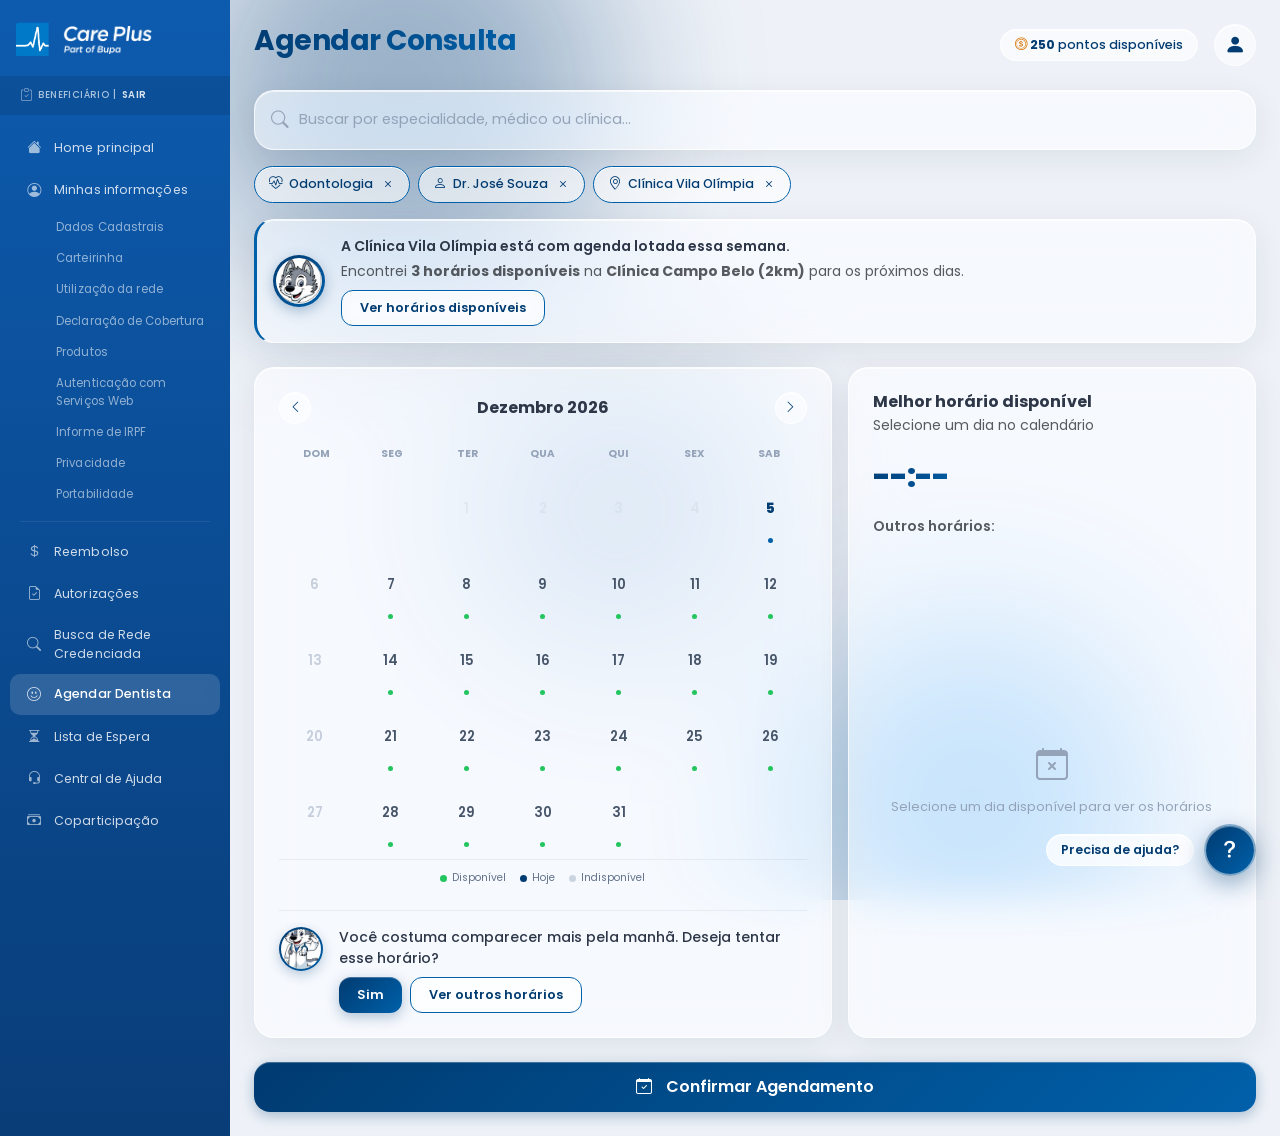
<file: pages/agendamento.html>
<!DOCTYPE html>
<html lang="pt-BR">
<head>
    <meta charset="UTF-8">
    <meta name="viewport" content="width=device-width, initial-scale=1.0">
    <title>Care Plus - Agendar Consulta</title>
    <link href="https://cdn.jsdelivr.net/npm/bootstrap@5.3.3/dist/css/bootstrap.min.css" rel="stylesheet">
    <link href="https://cdn.jsdelivr.net/npm/bootstrap-icons@1.11.3/font/bootstrap-icons.min.css" rel="stylesheet">
    <link href="https://fonts.googleapis.com/css2?family=Poppins:wght@300;400;500;600;700;800&display=swap" rel="stylesheet">
    <link rel="stylesheet" href="../css/styles.css">
    <link rel="stylesheet" href="../css/agendamento.css">
</head>
<body>

<div class="bg-orbs">
    <span class="orb orb-1"></span>
    <span class="orb orb-2"></span>
    <span class="orb orb-3"></span>
</div>

<div class="layout">
    <nav class="sidebar">
        <div class="sb-logo">
            <img src="../assets/img/logo-icone.png" alt="" class="logo-icone">
            <img src="../assets/img/logo-texto.png" alt="Care Plus" class="logo-texto">
        </div>
        <div class="sb-badge"><i class="bi bi-clipboard-check"></i> BENEFICIÁRIO | <a href="#">SAIR</a></div>
        <ul class="sb-menu">
            <li><a href="../index.html"><i class="bi bi-house-fill"></i> Home principal</a></li>
            <li><a href="perfil.html"><i class="bi bi-person-circle"></i> Minhas informações</a></li>
            <li class="sub"><a href="#">Dados Cadastrais</a></li>
            <li class="sub"><a href="#">Carteirinha</a></li>
            <li class="sub"><a href="#">Utilização da rede</a></li>
            <li class="sub"><a href="#">Declaração de Cobertura</a></li>
            <li class="sub"><a href="#">Produtos</a></li>
            <li class="sub"><a href="#">Autenticação com Serviços Web</a></li>
            <li class="sub"><a href="#">Informe de IRPF</a></li>
            <li class="sub"><a href="#">Privacidade</a></li>
            <li class="sub"><a href="#">Portabilidade</a></li>
            <li class="sep"></li>
            <li><a href="#"><i class="bi bi-currency-dollar"></i> Reembolso</a></li>
            <li><a href="#"><i class="bi bi-file-earmark-check"></i> Autorizações</a></li>
            <li><a href="clinicas.html"><i class="bi bi-search"></i> Busca de Rede Credenciada</a></li>
            <li class="active"><a href="agendamento.html"><i class="bi bi-emoji-smile"></i> Agendar Dentista</a></li>
            <li><a href="lista-espera.html"><i class="bi bi-hourglass-split"></i> Lista de Espera</a></li>
            <li><a href="#"><i class="bi bi-headset"></i> Central de Ajuda</a></li>
            <li><a href="#"><i class="bi bi-cash-stack"></i> Coparticipação</a></li>
        </ul>
    </nav>

    <main class="p-4">
        <!-- barra de cima -->
        <div class="d-flex justify-content-between align-items-center mb-4">
            <h1 class="greeting">Agendar Consulta</h1>
            <div class="d-flex align-items-center gap-3">
                <div class="ag-pontos-badge">
                    <i class="bi bi-coin"></i> <strong>250</strong> pontos disponíveis
                </div>
                <div class="avatar-wrap" id="avatarWrap">
                    <div class="avatar" id="avatarBtn"><i class="bi bi-person-fill"></i></div>
                    <div class="avatar-dropdown" id="avatarDropdown">
                        <div class="avatar-dropdown-header">
                            <strong>Usuário</strong>
                            <small>usuario@email.com</small>
                        </div>
                        <div class="avatar-dropdown-sep"></div>
                        <a href="perfil.html" class="avatar-dropdown-item"><i class="bi bi-person-circle"></i> Meu Perfil</a>
                        <a href="#" class="avatar-dropdown-item"><i class="bi bi-gear"></i> Configurações</a>
                        <a href="#" class="avatar-dropdown-item"><i class="bi bi-bell"></i> Notificações</a>
                        <div class="avatar-dropdown-sep"></div>
                        <a href="#" class="avatar-dropdown-item avatar-dropdown-logout"><i class="bi bi-box-arrow-right"></i> Sair</a>
                    </div>
                </div>
            </div>
        </div>

        <!-- caixa de busca -->
        <div class="glass-card p-3 mb-3">
            <div class="ag-search-wrap">
                <i class="bi bi-search"></i>
                <input type="text" class="ag-search-input" placeholder="Buscar por especialidade, médico ou clínica...">
            </div>
        </div>

        <!-- filtros escolhidos -->
        <div class="d-flex flex-wrap gap-2 mb-3">
            <span class="ag-chip"><i class="bi bi-heart-pulse"></i> Odontologia <button class="ag-chip-x"><i class="bi bi-x"></i></button></span>
            <span class="ag-chip"><i class="bi bi-person"></i> Dr. José Souza <button class="ag-chip-x"><i class="bi bi-x"></i></button></span>
            <span class="ag-chip"><i class="bi bi-geo-alt"></i> Clínica Vila Olímpia <button class="ag-chip-x"><i class="bi bi-x"></i></button></span>
        </div>

        <!-- dica do mascote -->
        <div class="glass-card p-3 mb-4 d-flex align-items-center gap-3 ag-sugestao">
            <div class="ag-mascote-img">
                <img src="../assets/img/cachorrao3.png" alt="Mascote">
            </div>
            <div class="flex-grow-1">
                <p class="mb-1 fw-semibold small">A Clínica Vila Olímpia está com agenda lotada essa semana.</p>
                <p class="mb-2 text-muted small">Encontrei <strong>3 horários disponíveis</strong> na <strong>Clínica Campo Belo (2km)</strong> para os próximos dias.</p>
                <button class="ag-btn ag-btn-outline">Ver horários disponíveis</button>
            </div>
        </div>

        <!-- calendario e horarios -->
        <div class="row g-3 mb-3">
            <!-- calendario do mes -->
            <div class="col-lg-7">
                <div class="glass-card p-4">
                    <div class="d-flex justify-content-between align-items-center mb-3">
                        <button class="ag-btn ag-btn-icon" id="btnMesAnt"><i class="bi bi-chevron-left"></i></button>
                        <h6 class="fw-bold mb-0" id="mesAnoLabel">Outubro 2025</h6>
                        <button class="ag-btn ag-btn-icon" id="btnMesProx"><i class="bi bi-chevron-right"></i></button>
                    </div>
                    <div class="ag-cal-header">
                        <span>DOM</span><span>SEG</span><span>TER</span><span>QUA</span><span>QUI</span><span>SEX</span><span>SAB</span>
                    </div>
                    <div class="ag-cal-grid" id="calGrid">
                        <!-- montado pelo js -->
                    </div>
                    <div class="ag-cal-legenda">
                        <span><i class="ag-legenda-dot" style="background:#22c55e;"></i> Disponível</span>
                        <span><i class="ag-legenda-dot" style="background:var(--cor);"></i> Hoje</span>
                        <span><i class="ag-legenda-dot" style="background:#cbd5e1;"></i> Indisponível</span>
                    </div>

                    <!-- pergunta do mascote -->
                    <div class="ag-pergunta mt-4">
                        <div class="d-flex align-items-start gap-3">
                            <div class="ag-mascote-mini">
                                <img src="../assets/img/mascote.gif" alt="Mascote">
                            </div>
                            <div>
                                <p class="fw-medium small mb-2">Você costuma comparecer mais pela manhã. Deseja tentar esse horário?</p>
                                <div class="d-flex gap-2">
                                    <button class="ag-btn ag-btn-primary">Sim</button>
                                    <button class="ag-btn ag-btn-outline">Ver outros horários</button>
                                </div>
                            </div>
                        </div>
                    </div>
                </div>
            </div>

            <!-- lista de horarios livres -->
            <div class="col-lg-5">
                <div class="glass-card p-4 h-100 d-flex flex-column">
                    <h6 class="fw-bold mb-1">Melhor horário disponível</h6>
                    <p class="text-muted small mb-3" id="horarioDiaTxt">Selecione um dia no calendário</p>
                    <div class="ag-horario-destaque mb-3">
                        <span class="ag-horario-hora" id="horarioHora">--:--</span>
                        <span class="text-muted small" id="horarioClinica"></span>
                    </div>
                    <p class="text-muted small mb-2 fw-semibold">Outros horários:</p>
                    <div class="ag-horarios-lista" id="horariosLista" style="display:none;"></div>
                    <div id="semHorarios" class="ag-sem-horarios">
                        <i class="bi bi-calendar-x"></i>
                        <p>Selecione um dia disponível para ver os horários</p>
                    </div>
                </div>
            </div>
        </div>

        <!-- botao de confirmar -->
        <button class="ag-btn ag-btn-primary w-100 ag-btn-confirmar" id="btnConfirmar">
            <i class="bi bi-calendar-check me-2"></i> Confirmar Agendamento
        </button>
    </main>
</div>

<!-- modal de confirmacao -->
<div class="modal-glass" id="modalConfirm" aria-hidden="true">
    <div class="modal-glass-backdrop"></div>
    <div class="modal-glass-card" role="dialog" aria-live="polite">
        <div class="modal-glass-spinner">
            <svg viewBox="0 0 52 52" class="modal-glass-check-svg">
                <circle class="modal-glass-check-circle" cx="26" cy="26" r="23" fill="none"/>
                <path class="modal-glass-check-path" fill="none" d="M14 27 L23 36 L39 18"/>
            </svg>
        </div>
        <h4 class="modal-glass-title">Agendamento confirmado!</h4>
        <p class="modal-glass-sub" id="modalSub">Selecione um dia e horário</p>
    </div>
</div>

<div class="fab" id="helpFab">
    <span>Precisa de ajuda?</span>
    <div class="fab-icon"><i class="bi bi-question-lg"></i></div>
</div>

<!-- modal central de ajuda -->
<div class="modal fade help-modal" id="helpModal" tabindex="-1">
    <div class="modal-dialog modal-dialog-end modal-sm">
        <div class="modal-content help-inner">
            <div class="modal-header help-header">
                <h6 class="modal-title">
                    <i class="bi bi-headset"></i> Central de Ajuda
                </h6>
                <button type="button" class="btn-close" data-bs-dismiss="modal"></button>
            </div>
            <div class="modal-body help-body">
                <div class="help-message bot">
                    Olá! Como posso te ajudar?
                </div>
            </div>
            <div class="modal-footer help-footer">
                <input type="text" class="form-control" placeholder="Digite..." />
                <button class="btn btn-primary">Enviar</button>
            </div>
        </div>
    </div>
</div>

<script src="https://cdn.jsdelivr.net/npm/bootstrap@5.3.3/dist/js/bootstrap.bundle.min.js"></script>
<script src="../js/shared.js"></script>
<script src="../js/agendamento.js"></script>
</body>
</html>
</file>
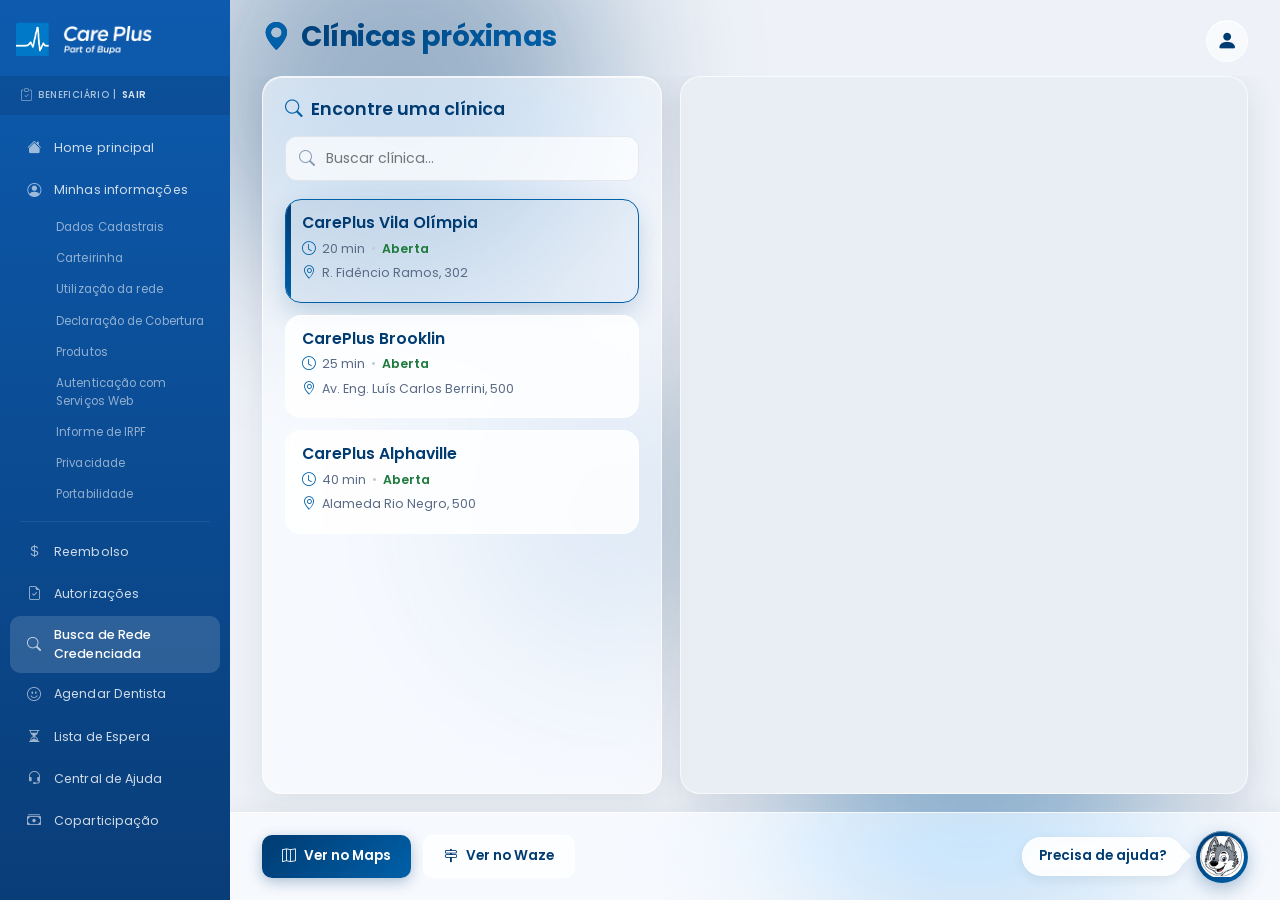
<file: pages/clinicas.html>
<!DOCTYPE html>
<html lang="pt-BR">
<head>
    <meta charset="UTF-8">
    <meta name="viewport" content="width=device-width, initial-scale=1.0">
    <title>Care Plus - Clínicas Próximas</title>
    <link href="https://cdn.jsdelivr.net/npm/bootstrap@5.3.3/dist/css/bootstrap.min.css" rel="stylesheet">
    <link href="https://cdn.jsdelivr.net/npm/bootstrap-icons@1.11.3/font/bootstrap-icons.min.css" rel="stylesheet">
    <link href="https://fonts.googleapis.com/css2?family=Poppins:wght@300;400;500;600;700&display=swap" rel="stylesheet">
    <link rel="stylesheet" href="../css/styles.css">
    <link rel="stylesheet" href="../css/clinicas.css">
</head>
<body>

<div class="bg-orbs">
    <span class="orb orb-1"></span>
    <span class="orb orb-2"></span>
    <span class="orb orb-3"></span>
</div>

<div class="layout">
    <nav class="sidebar">
        <div class="sb-logo">
            <img src="../assets/img/logo-icone.png" alt="" class="logo-icone">
            <img src="../assets/img/logo-texto.png" alt="Care Plus" class="logo-texto">
        </div>
        <div class="sb-badge"><i class="bi bi-clipboard-check"></i> BENEFICIÁRIO | <a href="#">SAIR</a></div>
        <ul class="sb-menu">
            <li><a href="../index.html"><i class="bi bi-house-fill"></i> Home principal</a></li>
            <li><a href="perfil.html"><i class="bi bi-person-circle"></i> Minhas informações</a></li>
            <li class="sub"><a href="#">Dados Cadastrais</a></li>
            <li class="sub"><a href="#">Carteirinha</a></li>
            <li class="sub"><a href="#">Utilização da rede</a></li>
            <li class="sub"><a href="#">Declaração de Cobertura</a></li>
            <li class="sub"><a href="#">Produtos</a></li>
            <li class="sub"><a href="#">Autenticação com Serviços Web</a></li>
            <li class="sub"><a href="#">Informe de IRPF</a></li>
            <li class="sub"><a href="#">Privacidade</a></li>
            <li class="sub"><a href="#">Portabilidade</a></li>
            <li class="sep"></li>
            <li><a href="#"><i class="bi bi-currency-dollar"></i> Reembolso</a></li>
            <li><a href="#"><i class="bi bi-file-earmark-check"></i> Autorizações</a></li>
            <li class="active"><a href="clinicas.html"><i class="bi bi-search"></i> Busca de Rede Credenciada</a></li>
            <li><a href="agendamento.html"><i class="bi bi-emoji-smile"></i> Agendar Dentista</a></li>
            <li><a href="lista-espera.html"><i class="bi bi-hourglass-split"></i> Lista de Espera</a></li>
            <li><a href="#"><i class="bi bi-headset"></i> Central de Ajuda</a></li>
            <li><a href="#"><i class="bi bi-cash-stack"></i> Coparticipação</a></li>
        </ul>
    </nav>

    <main class="clinicas-main">
        <div class="topbar">
            <h1 class="greeting"><i class="bi bi-geo-alt-fill"></i> Clínicas próximas</h1>
            <div class="avatar-wrap" id="avatarWrap">
                <div class="avatar" id="avatarBtn"><i class="bi bi-person-fill"></i></div>
                <div class="avatar-dropdown" id="avatarDropdown">
                    <div class="avatar-dropdown-header">
                        <strong>Usuário</strong>
                        <small>usuario@email.com</small>
                    </div>
                    <div class="avatar-dropdown-sep"></div>
                    <a href="perfil.html" class="avatar-dropdown-item"><i class="bi bi-person-circle"></i> Meu Perfil</a>
                    <a href="#" class="avatar-dropdown-item"><i class="bi bi-gear"></i> Configurações</a>
                    <a href="#" class="avatar-dropdown-item"><i class="bi bi-bell"></i> Notificações</a>
                    <div class="avatar-dropdown-sep"></div>
                    <a href="#" class="avatar-dropdown-item avatar-dropdown-logout"><i class="bi bi-box-arrow-right"></i> Sair</a>
                </div>
            </div>
        </div>

        <div class="conteudo-central">
            <aside class="clinicas-lista">
                <h2><i class="bi bi-search"></i> Encontre uma clínica</h2>

                <div class="clinicas-busca">
                    <i class="bi bi-search"></i>
                    <input type="text" id="busca" placeholder="Buscar clínica...">
                </div>

                <button type="button" class="card-clinica ativo" onclick="mudarMapa(0)">
                    <div class="card-clinica-info">
                        <h5>CarePlus Vila Olímpia</h5>
                        <p><i class="bi bi-clock"></i> 20 min <span class="dot">•</span> <span class="status-aberta">Aberta</span></p>
                        <p><i class="bi bi-geo-alt"></i> R. Fidêncio Ramos, 302</p>
                    </div>
                </button>
                <button type="button" class="card-clinica" onclick="mudarMapa(1)">
                    <div class="card-clinica-info">
                        <h5>CarePlus Brooklin</h5>
                        <p><i class="bi bi-clock"></i> 25 min <span class="dot">•</span> <span class="status-aberta">Aberta</span></p>
                        <p><i class="bi bi-geo-alt"></i> Av. Eng. Luís Carlos Berrini, 500</p>
                    </div>
                </button>
                <button type="button" class="card-clinica" onclick="mudarMapa(2)">
                    <div class="card-clinica-info">
                        <h5>CarePlus Alphaville</h5>
                        <p><i class="bi bi-clock"></i> 40 min <span class="dot">•</span> <span class="status-aberta">Aberta</span></p>
                        <p><i class="bi bi-geo-alt"></i> Alameda Rio Negro, 500</p>
                    </div>
                </button>
            </aside>

            <section class="clinicas-mapa">
                <iframe id="mapa"
                        title="Mapa da clínica selecionada"
                        src="https://www.google.com/maps/embed?pb=!1m18!1m12!1m3!1d3656.268084756294!2d-46.688577024889874!3d-23.59471657877689!2m3!1f0!2f0!3f0!3m2!1i1024!2i768!4f13.1!3m3!1m2!1s0x94ce50cd03d5b81b%3A0xae87a02790b392a4!2sCare%20Plus%20Clinic%20-%20Vila%20Ol%C3%ADmpia!5e0!3m2!1spt-BR!2sbr!4v1777994403735!5m2!1spt-BR!2sbr"
                        loading="lazy"
                        allowfullscreen
                        referrerpolicy="no-referrer-when-downgrade"></iframe>
            </section>
        </div>

        <footer class="footer-controles">
            <div class="footer-left">
                <button class="btn-azul"><i class="bi bi-map"></i> Ver no Maps</button>
                <button class="btn-outline"><i class="bi bi-signpost-2"></i> Ver no Waze</button>
            </div>
            <a href="#" class="ajuda-container">
                <div class="balao-ajuda">Precisa de ajuda?</div>
                <img src="../assets/img/cachorrao3.png" alt="Mascote" loading="lazy">
            </a>
        </footer>
    </main>
</div>

<script src="https://cdn.jsdelivr.net/npm/bootstrap@5.3.3/dist/js/bootstrap.bundle.min.js"></script>
<script src="../js/shared.js"></script>
<script src="../js/clinicas.js"></script>
</body>
</html>
</file>
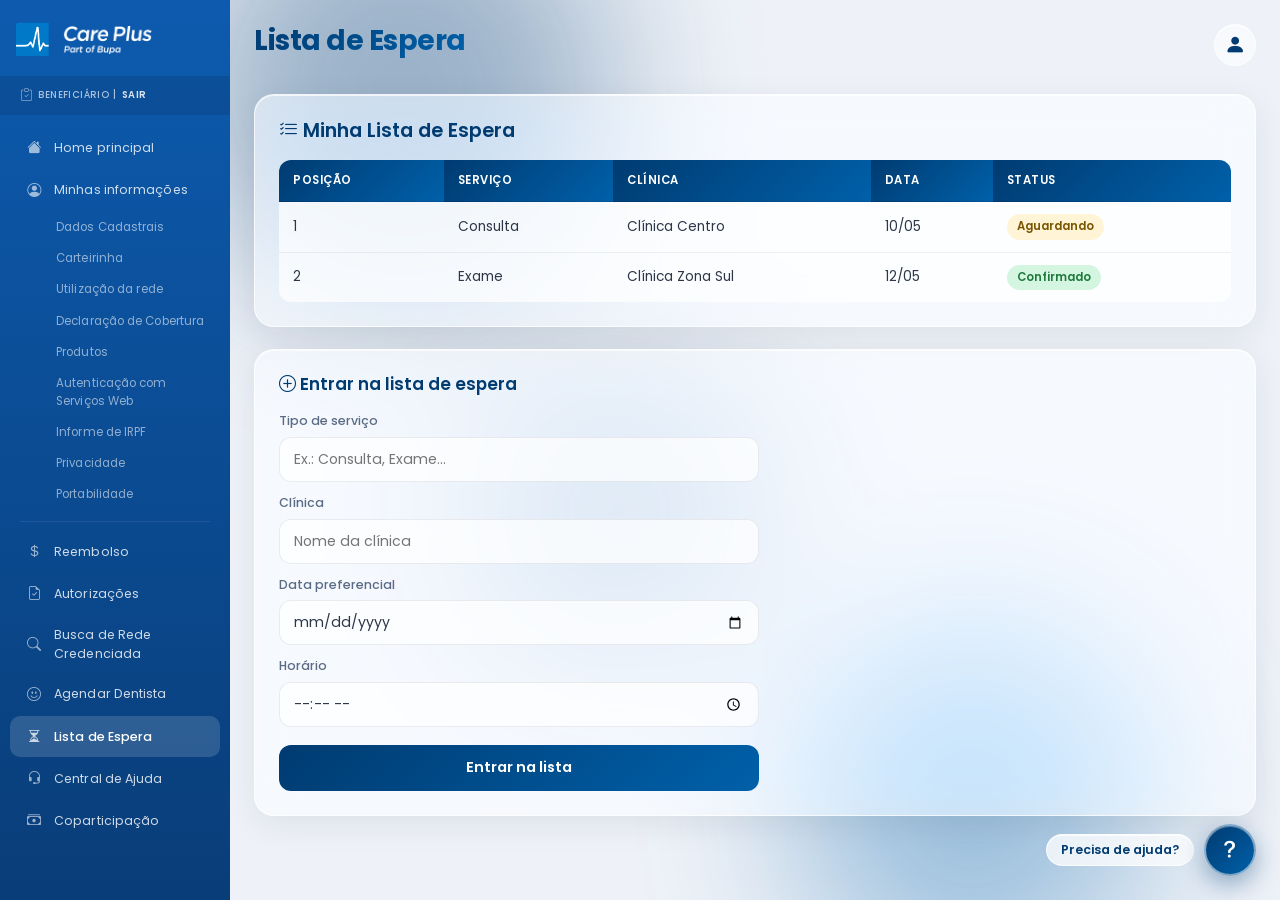
<file: pages/lista-espera.html>
<!DOCTYPE html>
<html lang="pt-BR">

<head>
    <meta charset="UTF-8">
    <meta name="viewport" content="width=device-width, initial-scale=1.0">
    <title>Care Plus - Lista de Espera</title>
    <link href="https://cdn.jsdelivr.net/npm/bootstrap@5.3.3/dist/css/bootstrap.min.css" rel="stylesheet">
    <link href="https://cdn.jsdelivr.net/npm/bootstrap-icons@1.11.3/font/bootstrap-icons.min.css" rel="stylesheet">
    <link href="https://fonts.googleapis.com/css2?family=Poppins:wght@300;400;500;600;700&display=swap"
        rel="stylesheet">
    <link rel="stylesheet" href="../css/styles.css">
    <link rel="stylesheet" href="../css/lista-espera.css">
</head>

<body>

    <div class="bg-orbs">
        <span class="orb orb-1"></span>
        <span class="orb orb-2"></span>
        <span class="orb orb-3"></span>
    </div>

    <div class="layout">
        <nav class="sidebar">
            <div class="sb-logo">
                <img src="../assets/img/logo-icone.png" alt="" class="logo-icone">
                <img src="../assets/img/logo-texto.png" alt="Care Plus" class="logo-texto">
            </div>
            <div class="sb-badge"><i class="bi bi-clipboard-check"></i> BENEFICIÁRIO | <a href="#">SAIR</a></div>
            <ul class="sb-menu">
                <li><a href="../index.html"><i class="bi bi-house-fill"></i> Home principal</a></li>
                <li><a href="perfil.html"><i class="bi bi-person-circle"></i> Minhas informações</a></li>
                <li class="sub"><a href="#">Dados Cadastrais</a></li>
                <li class="sub"><a href="#">Carteirinha</a></li>
                <li class="sub"><a href="#">Utilização da rede</a></li>
                <li class="sub"><a href="#">Declaração de Cobertura</a></li>
                <li class="sub"><a href="#">Produtos</a></li>
                <li class="sub"><a href="#">Autenticação com Serviços Web</a></li>
                <li class="sub"><a href="#">Informe de IRPF</a></li>
                <li class="sub"><a href="#">Privacidade</a></li>
                <li class="sub"><a href="#">Portabilidade</a></li>
                <li class="sep"></li>
                <li><a href="#"><i class="bi bi-currency-dollar"></i> Reembolso</a></li>
                <li><a href="#"><i class="bi bi-file-earmark-check"></i> Autorizações</a></li>
                <li><a href="clinicas.html"><i class="bi bi-search"></i> Busca de Rede Credenciada</a></li>
                <li><a href="agendamento.html"><i class="bi bi-emoji-smile"></i> Agendar Dentista</a></li>
                <li class="active"><a href="lista-espera.html"><i class="bi bi-hourglass-split"></i> Lista de Espera</a>
                </li>
                <li><a href="#"><i class="bi bi-headset"></i> Central de Ajuda</a></li>
                <li><a href="#"><i class="bi bi-cash-stack"></i> Coparticipação</a></li>
            </ul>
        </nav>

        <main class="p-4">
            <div class="topbar">
                <h1 class="greeting">Lista de Espera</h1>
                <div class="avatar-wrap" id="avatarWrap">
                    <div class="avatar" id="avatarBtn"><i class="bi bi-person-fill"></i></div>
                    <div class="avatar-dropdown" id="avatarDropdown">
                        <div class="avatar-dropdown-header">
                            <strong>Usuário</strong>
                            <small>usuario@email.com</small>
                        </div>
                        <div class="avatar-dropdown-sep"></div>
                        <a href="perfil.html" class="avatar-dropdown-item"><i class="bi bi-person-circle"></i> Meu
                            Perfil</a>
                        <a href="#" class="avatar-dropdown-item"><i class="bi bi-gear"></i> Configurações</a>
                        <a href="#" class="avatar-dropdown-item"><i class="bi bi-bell"></i> Notificações</a>
                        <div class="avatar-dropdown-sep"></div>
                        <a href="#" class="avatar-dropdown-item avatar-dropdown-logout"><i
                                class="bi bi-box-arrow-right"></i> Sair</a>
                    </div>
                </div>
            </div>

            <section class="le-card">
                <h2><i class="bi bi-list-check"></i> Minha Lista de Espera</h2>
                <div class="le-tabela-wrap">
                    <table class="le-tabela">
                        <thead>
                            <tr>
                                <th>Posição</th>
                                <th>Serviço</th>
                                <th>Clínica</th>
                                <th>Data</th>
                                <th>Status</th>
                            </tr>
                        </thead>
                        <tbody>
                            <tr>
                                <td>1</td>
                                <td>Consulta</td>
                                <td>Clínica Centro</td>
                                <td>10/05</td>
                                <td><span class="le-status aguardando">Aguardando</span></td>
                            </tr>
                            <tr>
                                <td>2</td>
                                <td>Exame</td>
                                <td>Clínica Zona Sul</td>
                                <td>12/05</td>
                                <td><span class="le-status confirmado">Confirmado</span></td>
                            </tr>
                        </tbody>
                    </table>
                </div>
            </section>

            <section class="le-card">
                <h3><i class="bi bi-plus-circle"></i> Entrar na lista de espera</h3>
                <form class="le-form" onsubmit="event.preventDefault();">
                    <label for="leTipo">Tipo de serviço</label>
                    <input id="leTipo" type="text" placeholder="Ex.: Consulta, Exame...">

                    <label for="leClinica">Clínica</label>
                    <input id="leClinica" type="text" placeholder="Nome da clínica">

                    <label for="leData">Data preferencial</label>
                    <input id="leData" type="date">

                    <label for="leHora">Horário</label>
                    <input id="leHora" type="time">

                    <button type="submit" class="btn-azul">Entrar na lista</button>
                </form>
            </section>
        </main>
    </div>

    <div class="fab" id="helpFab">
        <span>Precisa de ajuda?</span>
        <div class="fab-icon"><i class="bi bi-question-lg"></i></div>
    </div>

    <!-- modal central de ajuda -->
    <div class="modal fade help-modal" id="helpModal" tabindex="-1">
        <div class="modal-dialog modal-dialog-end modal-sm">
            <div class="modal-content help-inner">
                <div class="modal-header help-header">
                    <h6 class="modal-title">
                        <i class="bi bi-headset"></i> Central de Ajuda
                    </h6>
                    <button type="button" class="btn-close" data-bs-dismiss="modal"></button>
                </div>
                <div class="modal-body help-body">
                    <div class="help-message bot">
                        Olá! Como posso te ajudar?
                    </div>
                </div>
                <div class="modal-footer help-footer">
                    <input type="text" class="form-control" placeholder="Digite..." />
                    <button class="btn btn-primary">Enviar</button>
                </div>
            </div>
        </div>
    </div>

    <script src="https://cdn.jsdelivr.net/npm/bootstrap@5.3.3/dist/js/bootstrap.bundle.min.js"></script>
    <script src="../js/shared.js"></script>
</body>

</html>
</file>
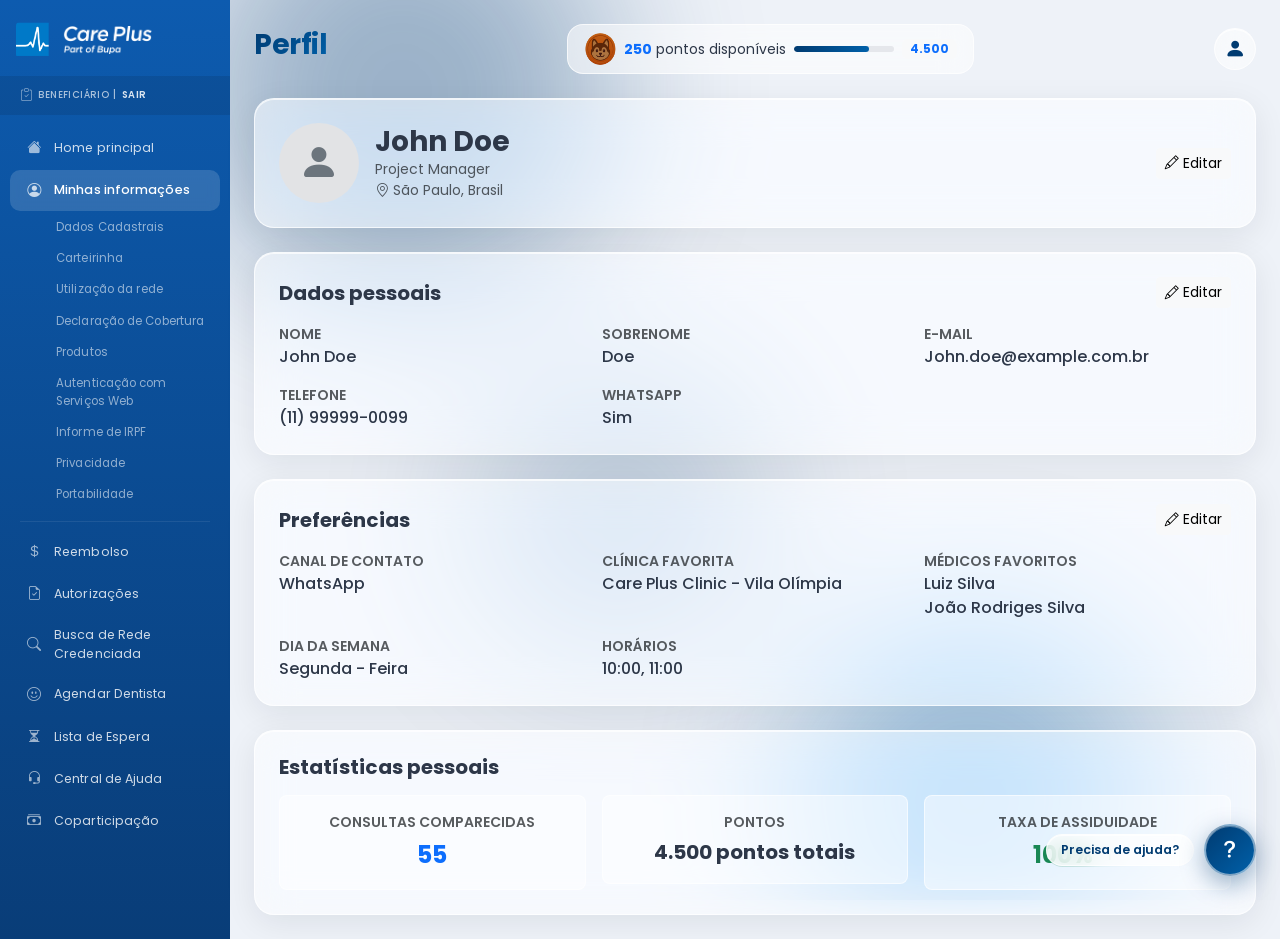
<file: pages/perfil.html>
<!DOCTYPE html>
<html lang="pt-BR">

<head>
    <meta charset="UTF-8">
    <meta name="viewport" content="width=device-width, initial-scale=1.0">
    <title>Care Plus - Perfil</title>
    <link href="https://cdn.jsdelivr.net/npm/bootstrap@5.3.3/dist/css/bootstrap.min.css" rel="stylesheet">
    <link href="https://cdn.jsdelivr.net/npm/bootstrap-icons@1.11.3/font/bootstrap-icons.min.css" rel="stylesheet">
    <link href="https://fonts.googleapis.com/css2?family=Poppins:wght@300;400;500;600;700;800&display=swap"
        rel="stylesheet">
    <link rel="stylesheet" href="../css/styles.css">
    <link rel="stylesheet" href="../css/perfil.css">
</head>

<body>

    <div class="bg-orbs">
        <span class="orb orb-1"></span>
        <span class="orb orb-2"></span>
        <span class="orb orb-3"></span>
    </div>

    <div class="layout">
        <nav class="sidebar">
            <div class="sb-logo">
                <img src="../assets/img/logo-icone.png" alt="" class="logo-icone">
                <img src="../assets/img/logo-texto.png" alt="Care Plus" class="logo-texto">
            </div>
            <div class="sb-badge"><i class="bi bi-clipboard-check"></i> BENEFICIÁRIO | <a href="#">SAIR</a></div>
            <ul class="sb-menu">
                <li><a href="../index.html"><i class="bi bi-house-fill"></i> Home principal</a></li>
                <li class="active"><a href="perfil.html"><i class="bi bi-person-circle"></i> Minhas informações</a></li>
                <li class="sub"><a href="#">Dados Cadastrais</a></li>
                <li class="sub"><a href="#">Carteirinha</a></li>
                <li class="sub"><a href="#">Utilização da rede</a></li>
                <li class="sub"><a href="#">Declaração de Cobertura</a></li>
                <li class="sub"><a href="#">Produtos</a></li>
                <li class="sub"><a href="#">Autenticação com Serviços Web</a></li>
                <li class="sub"><a href="#">Informe de IRPF</a></li>
                <li class="sub"><a href="#">Privacidade</a></li>
                <li class="sub"><a href="#">Portabilidade</a></li>
                <li class="sep"></li>
                <li><a href="#"><i class="bi bi-currency-dollar"></i> Reembolso</a></li>
                <li><a href="#"><i class="bi bi-file-earmark-check"></i> Autorizações</a></li>
                <li><a href="clinicas.html"><i class="bi bi-search"></i> Busca de Rede Credenciada</a></li>
                <li><a href="agendamento.html"><i class="bi bi-emoji-smile"></i> Agendar Dentista</a></li>
                <li><a href="lista-espera.html"><i class="bi bi-hourglass-split"></i> Lista de Espera</a></li>
                <li><a href="#"><i class="bi bi-headset"></i> Central de Ajuda</a></li>
                <li><a href="#"><i class="bi bi-cash-stack"></i> Coparticipação</a></li>
            </ul>
        </nav>

        <main class="p-4">
            <!-- barra de cima -->
            <div class="d-flex justify-content-between align-items-center mb-4">
                <h1 class="greeting">Perfil</h1>
                <div class="pf-pontos-bar d-flex align-items-center gap-2">
                    <img src="../assets/img/tiers/tier1.png" alt="Tier" class="rounded-circle" width="32" height="32">
                    <small><strong class="text-primary">250</strong> pontos disponíveis</small>
                    <div class="pf-barra">
                        <div class="pf-barra-fill" style="width:75%"></div>
                    </div>
                    <span class="badge bg-light text-primary fw-bold">4.500</span>
                </div>
                <div class="avatar-wrap" id="avatarWrap">
                    <div class="avatar" id="avatarBtn"><i class="bi bi-person-fill"></i></div>
                    <div class="avatar-dropdown" id="avatarDropdown">
                        <div class="avatar-dropdown-header">
                            <strong>John Doe</strong>
                            <small>john.doe@example.com.br</small>
                        </div>
                        <div class="avatar-dropdown-sep"></div>
                        <a href="perfil.html" class="avatar-dropdown-item"><i class="bi bi-person-circle"></i> Meu
                            Perfil</a>
                        <a href="#" class="avatar-dropdown-item"><i class="bi bi-gear"></i> Configurações</a>
                        <a href="#" class="avatar-dropdown-item"><i class="bi bi-bell"></i> Notificações</a>
                        <div class="avatar-dropdown-sep"></div>
                        <a href="#" class="avatar-dropdown-item avatar-dropdown-logout"><i
                                class="bi bi-box-arrow-right"></i> Sair</a>
                    </div>
                </div>
            </div>

            <!-- card do perfil -->
            <div class="glass-card p-4 mb-4">
                <div class="d-flex align-items-center gap-3">
                    <div
                        class="pf-avatar-grande rounded-circle bg-secondary-subtle d-flex align-items-center justify-content-center">
                        <i class="bi bi-person-fill fs-1 text-secondary"></i>
                    </div>
                    <div class="flex-grow-1">
                        <h3 class="fw-bold mb-0 pf-nome">John Doe</h3>
                        <p class="text-muted mb-0 small pf-cargo">Project Manager</p>
                        <p class="text-muted mb-0 small pf-local"><i class="bi bi-geo-alt"></i> São Paulo, Brasil</p>
                    </div>
                    <button class="btn btn-light btn-sm pf-btn-editar" data-section="perfil"><i
                            class="bi bi-pencil me-1"></i>Editar</button>
                </div>
            </div>

            <!-- dados pessoais -->
            <div class="glass-card p-4 mb-4">
                <div class="d-flex justify-content-between align-items-center mb-3">
                    <h5 class="fw-bold mb-0">Dados pessoais</h5>
                    <button class="btn btn-light btn-sm pf-btn-editar" data-section="dados"><i
                            class="bi bi-pencil me-1"></i>Editar</button>
                </div>
                <div class="row g-3">
                    <div class="col-md-4 pf-campo">
                        <small class="text-muted text-uppercase fw-semibold d-block">Nome</small>
                        <span class="fw-medium">John Doe</span>
                    </div>
                    <div class="col-md-4 pf-campo">
                        <small class="text-muted text-uppercase fw-semibold d-block">Sobrenome</small>
                        <span class="fw-medium">Doe</span>
                    </div>
                    <div class="col-md-4 pf-campo">
                        <small class="text-muted text-uppercase fw-semibold d-block">E-mail</small>
                        <span class="fw-medium">John.doe@example.com.br</span>
                    </div>
                    <div class="col-md-4 pf-campo">
                        <small class="text-muted text-uppercase fw-semibold d-block">Telefone</small>
                        <span class="fw-medium">(11) 99999-0099</span>
                    </div>
                    <div class="col-md-4 pf-campo">
                        <small class="text-muted text-uppercase fw-semibold d-block">WhatsApp</small>
                        <span class="fw-medium">Sim</span>
                    </div>
                </div>
            </div>

            <!-- preferencias -->
            <div class="glass-card p-4 mb-4">
                <div class="d-flex justify-content-between align-items-center mb-3">
                    <h5 class="fw-bold mb-0">Preferências</h5>
                    <button class="btn btn-light btn-sm pf-btn-editar" data-section="preferencias"><i
                            class="bi bi-pencil me-1"></i>Editar</button>
                </div>
                <div class="row g-3">
                    <div class="col-md-4 pf-campo">
                        <small class="text-muted text-uppercase fw-semibold d-block">Canal de contato</small>
                        <span class="fw-medium">WhatsApp</span>
                    </div>
                    <div class="col-md-4 pf-campo">
                        <small class="text-muted text-uppercase fw-semibold d-block">Clínica favorita</small>
                        <span class="fw-medium">Care Plus Clinic - Vila Olímpia</span>
                    </div>
                    <div class="col-md-4 pf-campo">
                        <small class="text-muted text-uppercase fw-semibold d-block">Médicos favoritos</small>
                        <span class="fw-medium">Luiz Silva<br>João Rodriges Silva</span>
                    </div>
                    <div class="col-md-4 pf-campo">
                        <small class="text-muted text-uppercase fw-semibold d-block">Dia da Semana</small>
                        <span class="fw-medium">Segunda - Feira</span>
                    </div>
                    <div class="col-md-4 pf-campo">
                        <small class="text-muted text-uppercase fw-semibold d-block">Horários</small>
                        <span class="fw-medium">10:00, 11:00</span>
                    </div>
                </div>
            </div>

            <!-- estatisticas -->
            <div class="glass-card p-4">
                <h5 class="fw-bold mb-3">Estatísticas pessoais</h5>
                <div class="row g-3">
                    <div class="col-md-4">
                        <div class="pf-stat-card p-3 rounded-3 text-center">
                            <small class="text-muted text-uppercase fw-semibold d-block mb-1">Consultas
                                comparecidas</small>
                            <span class="fs-4 fw-bold text-primary">55</span>
                        </div>
                    </div>
                    <div class="col-md-4">
                        <div class="pf-stat-card p-3 rounded-3 text-center">
                            <small class="text-muted text-uppercase fw-semibold d-block mb-1">Pontos</small>
                            <span class="fs-5 fw-bold">4.500 pontos totais</span>
                        </div>
                    </div>
                    <div class="col-md-4">
                        <div class="pf-stat-card p-3 rounded-3 text-center">
                            <small class="text-muted text-uppercase fw-semibold d-block mb-1">Taxa de
                                assiduidade</small>
                            <span class="fs-4 fw-bold text-success">100% <i class="bi bi-arrow-up-short"></i></span>
                        </div>
                    </div>
                </div>
            </div>
        </main>
    </div>

    <!-- mensagenzinha que aparece embaixo -->
    <div class="pf-toast" id="pfToast">
        <i class="bi bi-check-circle-fill text-success"></i>
        <span id="pfToastMsg" class="fw-semibold small">Salvo!</span>
    </div>

    <div class="fab" id="helpFab">
        <span>Precisa de ajuda?</span>
        <div class="fab-icon"><i class="bi bi-question-lg"></i></div>
    </div>

    <!-- modal central de ajuda -->
    <div class="modal fade help-modal" id="helpModal" tabindex="-1">
        <div class="modal-dialog modal-dialog-end modal-sm">
            <div class="modal-content help-inner">
                <div class="modal-header help-header">
                    <h6 class="modal-title">
                        <i class="bi bi-headset"></i> Central de Ajuda
                    </h6>
                    <button type="button" class="btn-close" data-bs-dismiss="modal"></button>
                </div>
                <div class="modal-body help-body">
                    <div class="help-message bot">
                        Olá! Como posso te ajudar?
                    </div>
                </div>
                <div class="modal-footer help-footer">
                    <input type="text" class="form-control" placeholder="Digite..." />
                    <button class="btn btn-primary">Enviar</button>
                </div>
            </div>
        </div>
    </div>

    <script src="https://cdn.jsdelivr.net/npm/bootstrap@5.3.3/dist/js/bootstrap.bundle.min.js"></script>
    <script src="../js/shared.js"></script>
    <script src="../js/perfil.js"></script>
</body>

</html>
</file>
<file: css/styles.css>
@import url('https://fonts.googleapis.com/css2?family=Poppins:wght@300;400;500;600;700&display=swap');

:root {
    --cor: #003B71;
    --cor2: #0060a9;
    --rainbow: linear-gradient(90deg, #ff3b3b, #ff9500, #ffd60a, #34c759, #0a84ff, #bf5af2, #ff375f);
    --rainbow-full: linear-gradient(90deg, #ff3b3b, #ff9500, #ffd60a, #34c759, #00c7be, #0a84ff, #5e5ce6, #bf5af2, #ff375f, #ff3b3b);
    --rainbow-conic: conic-gradient(from 0deg, #ff3b3b, #ff9500, #ffd60a, #34c759, #00c7be, #0a84ff, #5e5ce6, #bf5af2, #ff375f, #ff3b3b);
}

/* cores do tema por tier (aplicadas via body[data-tier]) */
body[data-tier="1"] { --cor: #b05a1a; --cor2: #e08a40; }
body[data-tier="2"] { --cor: #556270; --cor2: #8395a7; }
body[data-tier="3"] { --cor: #9a7d0a; --cor2: #d4af37; }
body[data-tier="4"] { --cor: #0d47a1; --cor2: #42a5f5; }
body[data-tier="5"] { --cor: #9b1050; --cor2: #e84393; }
body[data-tier="6"] { --cor: #5b21b6; --cor2: #a78bfa; }
@keyframes spin360 { to { transform: rotate(360deg); } }
@keyframes pulse { 0%,100% { opacity: .3; transform: scale(1); } 50% { opacity: .7; transform: scale(1.1); } }
@keyframes float { 50% { transform: translateY(-6px); } }
@keyframes shimmer { 0% { transform: translateX(-100%); } 100% { transform: translateX(100%); } }
@keyframes rainbow { to { background-position: 300% center; } }
@keyframes fadeUp { from { opacity: 0; transform: translateY(10px); } to { opacity: 1; transform: translateY(0); } }
* { margin: 0; padding: 0; box-sizing: border-box; }
body {
    font-family: 'Poppins', sans-serif; background: #eef2f8; color: #2d3748;
    transition: background .5s; -webkit-font-smoothing: antialiased;
}

/* notificacao do topo */
.notif {
    position: fixed; top: 20px; left: 50%; transform: translateX(-50%);
    z-index: 999; max-width: 760px !important; width: calc(100% - 40px) !important;
    animation: notifSlide .4s ease-out;
}
@keyframes notifSlide { from { opacity: 0; top: -20px; } to { opacity: 1; top: 20px; } }
.notif-inner {
    display: flex; align-items: center;
    background: rgba(255,255,255,.7); border: 1px solid rgba(255,255,255,.7); border-radius: 18px;
    padding: 14px 44px 14px 18px; gap: 16px; position: relative;
    box-shadow: 0 12px 40px rgba(15,23,42,.12), inset 0 1px 0 rgba(255,255,255,.8);
    backdrop-filter: blur(20px) saturate(180%); -webkit-backdrop-filter: blur(20px) saturate(180%);
}
.notif-icon { color: #2b7de9; font-size: 1.25rem; flex-shrink: 0; }
.notif-msg { flex: 1; font-size: .82rem; color: #3a5275; line-height: 1.5; margin: 0; min-width: 0; }
.notif-btns { display: flex; gap: 8px; flex-shrink: 0; flex-wrap: nowrap; }
.notif-btn {
    background: rgba(255,255,255,.7); border: 1px solid rgba(255,255,255,.8); color: #2b7de9;
    font-size: .72rem; font-weight: 500; padding: 6px 16px;
    border-radius: 8px; cursor: pointer; transition: all .2s;
    font-family: inherit; white-space: nowrap;
    box-shadow: inset 0 1px 0 rgba(255,255,255,.8);
    backdrop-filter: blur(10px);
    text-decoration: none; text-align: center;
}
.notif-btn:hover { background: rgba(255,255,255,.95); transform: translateY(-1px); }
.notif-btn.primary, .notif-btn.primary:hover {
    background: linear-gradient(135deg, var(--cor), var(--cor2));
    border: 1px solid transparent; color: #fff;
    box-shadow: 0 4px 14px rgba(0,59,113,.3), inset 0 1px 0 rgba(255,255,255,.25);
}
.notif-btn.primary:hover { filter: brightness(1.1); }
.notif-close {
    position: absolute; top: 10px; right: 12px;
    width: 24px; height: 24px; border-radius: 50%;
    display: flex; align-items: center; justify-content: center;
    background: rgba(255,255,255,.6); border: 1px solid rgba(255,255,255,.7);
    color: #64748b; font-size: .9rem; cursor: pointer; transition: all .2s; line-height: 1;
}
.notif-close:hover { background: rgba(255,255,255,.9); color: #1e293b; }

/* layout geral */
.layout { display: flex; min-height: 100vh; position: relative; z-index: 1; }

/* menu da esquerda */
.sidebar {
    width: 230px; background: linear-gradient(180deg, #0d5baf 0%, #093d78 100%);
    color: #fff; flex-shrink: 0; overflow-y: auto;
    font-family: 'Poppins', sans-serif;
}
.sb-logo { display: flex; align-items: center; gap: 10px; padding: 22px 16px 18px; }
.logo-icone { width: 36px; height: 36px; border-radius: 4px; flex-shrink: 0; }
.logo-texto { height: 28px; width: auto; }
.sb-badge {
    padding: 10px 20px; font-size: .6rem; color: rgba(255,255,255,.65);
    background: rgba(0,0,0,.1); letter-spacing: .4px;
    display: flex; align-items: center; gap: 6px;
    text-transform: uppercase; font-weight: 500;
}
.sb-badge a { color: rgba(255,255,255,.85); text-decoration: none; font-weight: 600; }
.sb-badge a:hover { color: #fff; text-decoration: underline; }
.sb-badge i { font-size: .78rem; opacity: .7; }
.sb-menu { list-style: none; padding: 12px 0 24px; }
.sb-menu li a {
    display: flex; align-items: center; gap: 10px;
    padding: 10px 14px; margin: 1px 10px; border-radius: 10px;
    color: rgba(255,255,255,.8); text-decoration: none;
    font-size: .78rem; font-weight: 400; transition: all .2s;
    letter-spacing: .1px;
}
.sb-menu li a:hover { background: rgba(255,255,255,.1); color: #fff; }
.sb-menu li.active a {
    background: rgba(255,255,255,.15); color: #fff;
    font-weight: 500; backdrop-filter: blur(6px);
}
.sb-menu li a i { font-size: .88rem; width: 20px; text-align: center; flex-shrink: 0; opacity: .75; }
.sb-menu li.sub a {
    padding: 7px 14px 7px 46px; margin: 0 10px;
    font-size: .72rem; color: rgba(255,255,255,.55); border-radius: 8px;
}
.sb-menu li.sub a:hover { color: rgba(255,255,255,.9); background: rgba(255,255,255,.07); }
.sb-menu li.sep { height: 1px; background: rgba(255,255,255,.08); margin: 10px 20px; }

/* barra de cima e saudacao */
.topbar { display: flex; justify-content: space-between; align-items: center; margin-bottom: 28px; }
.greeting {
    font-size: 1.75rem; font-weight: 700;
    background: linear-gradient(135deg, var(--cor), var(--cor2));
    -webkit-background-clip: text; background-clip: text;
    color: transparent; letter-spacing: -.5px; transition: color .4s;
}

/* avatar e menuzinho do perfil */
.avatar-wrap { position: relative; }
.avatar {
    width: 42px; height: 42px;
    background: rgba(255,255,255,.55); backdrop-filter: blur(10px);
    border: 1px solid rgba(255,255,255,.7); border-radius: 50%;
    display: flex; align-items: center; justify-content: center;
    color: var(--cor); font-size: 1.3rem;
    cursor: pointer; transition: all .2s;
    box-shadow: inset 0 1px 0 rgba(255,255,255,.8);
}
.avatar:hover { background: rgba(255,255,255,.75); transform: scale(1.08); }
.avatar-dropdown {
    position: absolute; top: calc(100% + 10px); right: 0; min-width: 200px;
    background: rgba(255,255,255,.75);
    backdrop-filter: blur(20px) saturate(180%); -webkit-backdrop-filter: blur(20px) saturate(180%);
    border: 1px solid rgba(255,255,255,.7); border-radius: 14px;
    box-shadow: 0 12px 40px rgba(15,23,42,.18), inset 0 1px 0 rgba(255,255,255,.8);
    padding: 8px 0; z-index: 100;
    opacity: 0; pointer-events: none; transform: translateY(-8px) scale(.96);
    transition: opacity .2s ease, transform .2s ease;
}
.avatar-dropdown.show { opacity: 1; pointer-events: auto; transform: translateY(0) scale(1); }
.avatar-dropdown-header { padding: 10px 16px 6px; }
.avatar-dropdown-header strong { display: block; font-size: .85rem; color: #1e293b; }
.avatar-dropdown-header small { font-size: .72rem; color: #64748b; }
.avatar-dropdown-sep { height: 1px; background: rgba(15,23,42,.08); margin: 4px 12px; }
.avatar-dropdown-item {
    display: flex; align-items: center; gap: 10px; padding: 9px 16px;
    font-size: .82rem; color: #334155; text-decoration: none; font-weight: 500; transition: all .15s;
}
.avatar-dropdown-item i { font-size: .95rem; width: 18px; text-align: center; color: #64748b; }
.avatar-dropdown-item:hover { background: rgba(255,255,255,.6); color: var(--cor); }
.avatar-dropdown-item:hover i { color: var(--cor); }
.avatar-dropdown-logout { color: #dc2626; }
.avatar-dropdown-logout i { color: #dc2626; }
.avatar-dropdown-logout:hover { background: #fef2f2; color: #dc2626; }
.avatar-dropdown-logout:hover i { color: #dc2626; }

/* area principal */
main { flex: 1; padding: 24px 32px 30px; }

/* grade dos cards */
.grid { display: grid; grid-template-columns: 1fr 260px; gap: 20px; margin-bottom: 24px; }

/* card da consulta */
.card-consulta {
    background: #fff; border-radius: 16px; padding: 28px 30px 24px;
    box-shadow: 0 1px 3px rgba(0,0,0,.04), 0 4px 16px rgba(0,0,0,.03);
    border: 1px solid #edf0f5; transition: border-color .4s;
}
.consulta-topo { display: flex; justify-content: space-between; gap: 14px; }
.consulta-topo h3 { font-size: 1rem; font-weight: 600; color: #1a2a3f; margin-bottom: 12px; }
.consulta-topo p { font-size: .84rem; color: #64748b; line-height: 1.8; margin: 0; }
.mascote { position: relative; flex-shrink: 0; align-self: flex-end; }
.balao {
    position: absolute; right: 110px; top: 14px;
    background: linear-gradient(135deg, var(--cor), var(--cor2));
    border: none; border-radius: 18px;
    padding: 8px 18px; font-size: .78rem; font-weight: 500;
    color: #fff; white-space: nowrap;
    box-shadow: 0 4px 14px rgba(0,59,113,.2);
    letter-spacing: .2px;
    animation: balaoFloat 3s ease-in-out infinite;
}
.balao::after {
    content: ''; position: absolute; right: -6px; top: 50%;
    transform: translateY(-50%); border-left: 7px solid var(--cor2);
    border-top: 5px solid transparent; border-bottom: 5px solid transparent;
}
.balao::before { display: none; }
@keyframes balaoFloat {
    0%, 100% { transform: translateY(0); }
    50% { transform: translateY(-4px); }
}
.mascote-img {
    width: 120px; height: 120px; border-radius: 50%; background: #fff;
    border: 3px solid var(--cor); overflow: hidden; box-shadow: 0 4px 16px rgba(0,59,113,.15);
}
.mascote-img img { width: 100%; height: 100%; object-fit: cover; display: block; object-position: center 20%; }
.consulta-btns { display: flex; gap: 12px; margin-top: 22px; }
.btn-azul, .btn-outline {
    border-radius: 10px; padding: 10px 28px; font-size: .82rem;
    font-weight: 500; cursor: pointer; transition: all .2s;
    font-family: inherit;
}
.btn-azul { background: var(--cor); color: #fff; border: none; }
.btn-azul:hover { opacity: .88; }
.btn-outline {
    background: transparent; color: var(--cor); border: 1.5px solid #c7d5e6;
    text-decoration: none; text-align: center;
    display: inline-flex; align-items: center; justify-content: center;
}
.btn-outline:hover { background: #f0f5fb; border-color: var(--cor); }

/* botoes de acoes rapidas */
.acoes { display: grid; grid-template-columns: 1fr 1fr; gap: 12px; }
.acao {
    background: #fff; border-radius: 14px; padding: 20px 14px;
    display: flex; flex-direction: column; align-items: center;
    justify-content: center; text-align: center;
    cursor: pointer; box-shadow: 0 1px 3px rgba(0,0,0,.04), 0 4px 12px rgba(0,0,0,.03);
    border: 1px solid #edf0f5; transition: all .25s;
}
.acao:hover { border-color: var(--cor); transform: translateY(-2px); box-shadow: 0 4px 16px rgba(0,59,113,.1); }
.acao i { font-size: 1.5rem; margin-bottom: 8px; color: var(--cor); }
.acao span { font-size: .72rem; font-weight: 500; color: #475569; line-height: 1.4; }

/* card dos pontos */
.card-pontos {
    background: #fff; border-radius: 16px; padding: 24px 28px;
    box-shadow: 0 1px 3px rgba(0,0,0,.04), 0 4px 16px rgba(0,0,0,.03);
    border: 1px solid #edf0f5; transition: border-color .4s;
}
.pontos-topo { display: flex; justify-content: space-between; align-items: center; margin-bottom: 16px; }
.pontos-info { display: flex; align-items: center; gap: 14px; }
.pontos-info b { font-size: .88rem; font-weight: 600; color: #1a2a3f; }
.pontos-info small { color: #64748b; font-size: .78rem; }
.pontos-mascote {
    width: 44px; height: 44px; border-radius: 50%;
    background: linear-gradient(145deg,var(--cor),var(--cor2));
    display: flex; align-items: center; justify-content: center;
    overflow: hidden; box-shadow: 0 2px 8px rgba(0,0,0,.1); transition: background .4s;
}
.pontos-mascote img { width: 100%; height: 100%; object-fit: cover; border-radius: 50%; }
.ver-tudo {
    color: var(--cor); text-decoration: none; font-size: .78rem;
    font-weight: 500; display: flex; align-items: center; gap: 4px; transition: gap .2s;
}
.ver-tudo:hover { gap: 8px; }
.barra { height: 6px; background: #edf0f5; border-radius: 6px; overflow: hidden; margin-bottom: 22px; }
.barra-fill { height: 100%; border-radius: 6px; background: linear-gradient(90deg,var(--cor),var(--cor2)); transition: background .4s, width .8s; }

/* tiers (bronze, prata, ouro...) */
.tiers-hint { font-size: .7rem; color: #94a3b8; text-align: center; margin-bottom: 14px; }
.tiers-hint i { font-size: .68rem; margin-right: 4px; }
.tiers { display: flex; justify-content: space-between; gap: 6px; }
.tier {
    display: flex; flex-direction: column; align-items: center;
    gap: 5px; opacity: .3; filter: grayscale(1); cursor: pointer; transition: all .3s;
}
.tier.ativo { opacity: 1; filter: none; }
.tier.atual .tier-img { box-shadow: 0 0 0 2.5px var(--cor); transform: scale(1.08); }
.tier.atual b { color: var(--cor); }
.tier-img {
    width: 46px; height: 46px; border-radius: 50%;
    display: flex; align-items: center; justify-content: center;
    overflow: hidden; box-shadow: 0 2px 8px rgba(0,0,0,.1); transition: transform .2s, box-shadow .3s;
}
.tier[data-tier="1"] .tier-img { background: linear-gradient(135deg, #b05a1a, #e08a40); }
.tier[data-tier="2"] .tier-img { background: linear-gradient(135deg, #556270, #8395a7); }
.tier[data-tier="3"] .tier-img { background: linear-gradient(135deg, #9a7d0a, #d4af37); }
.tier[data-tier="4"] .tier-img { background: linear-gradient(135deg, #0d47a1, #42a5f5); }
.tier[data-tier="5"] .tier-img { background: conic-gradient(from 0deg, #e84393, #fbbf24, #e84393); }
.tier[data-tier="6"] .tier-img { background: var(--rainbow-conic); }
.tier.ativo:hover .tier-img { transform: scale(1.1); }
.tier-img img { width: 100%; height: 100%; object-fit: cover; }
.tier b { font-size: .65rem; font-weight: 600; color: #475569; }
.tier small { font-size: .58rem; color: #94a3b8; }

/* tier lendario (arco-iris) */
.tier[data-tier="6"].ativo .tier-img {
    background: var(--rainbow-conic) !important;
}
.tier[data-tier="6"].atual .tier-img {
    box-shadow: 0 0 0 2.5px #a78bfa, 0 0 16px rgba(167,139,250,.4);
}
.tier[data-tier="6"].atual b {
    background: var(--rainbow);
    -webkit-background-clip: text; -webkit-text-fill-color: transparent;
    background-clip: text; background-size: 200% auto;
    animation: rainbowShift 3s linear infinite;
}

/* bolinhas borradas de fundo */
.bg-orbs { position: fixed; inset: 0; overflow: hidden; z-index: 0; pointer-events: none; }
.orb { position: absolute; border-radius: 50%; filter: blur(80px); opacity: .35; transition: background 1s; }
.orb-1 { width: 420px; height: 420px; top: -120px; left: 15%; background: var(--cor); animation: orbFloat1 18s ease-in-out infinite; }
.orb-2 { width: 360px; height: 360px; bottom: -80px; right: 10%; background: var(--cor2); animation: orbFloat2 22s ease-in-out infinite; }
.orb-3 { width: 300px; height: 300px; top: 40%; right: 40%; background: var(--cor); opacity: .2; animation: orbFloat1 26s ease-in-out infinite reverse; }
@keyframes orbFloat1 { 50% { transform: translate(60px, 80px) scale(1.1); } }
@keyframes orbFloat2 { 50% { transform: translate(-80px, -60px) scale(1.15); } }

/* card de vidro (usado em varias telas) */
.glass-card {
    background: rgba(255,255,255,.55);
    backdrop-filter: blur(20px) saturate(180%); -webkit-backdrop-filter: blur(20px) saturate(180%);
    border: 1px solid rgba(255,255,255,.7); border-radius: 20px;
    box-shadow: 0 8px 32px rgba(15,23,42,.08), inset 0 1px 0 rgba(255,255,255,.7);
    transition: transform .3s, box-shadow .3s;
}
.glass-card:hover {
    transform: translateY(-2px);
    box-shadow: 0 14px 40px rgba(15,23,42,.12), inset 0 1px 0 rgba(255,255,255,.7);
}

/* botao redondo de ajuda (canto direito) */
.fab {
    position: fixed; bottom: 24px; right: 24px;
    display: flex; align-items: center; gap: 10px;
    cursor: pointer; z-index: 90; transition: transform .2s;
}
.fab:hover { transform: scale(1.04); }
.fab span {
    font-size: .78rem; font-weight: 600; color: var(--cor);
    background: rgba(255,255,255,.75); backdrop-filter: blur(10px);
    padding: 6px 14px; border-radius: 999px;
    border: 1px solid rgba(255,255,255,.7);
    box-shadow: inset 0 1px 0 rgba(255,255,255,.8);
}
.fab-icon {
    width: 52px; height: 52px; border-radius: 50%;
    background: linear-gradient(135deg, var(--cor), var(--cor2));
    display: flex; align-items: center; justify-content: center;
    box-shadow: 0 8px 24px rgba(0,59,113,.4), inset 0 1px 0 rgba(255,255,255,.3);
    overflow: hidden; border: 2px solid rgba(255,255,255,.5);
    position: relative; animation: fabBob 4s ease-in-out infinite;
}
.fab-icon::after {
    content: ''; position: absolute; inset: -4px;
    background: linear-gradient(135deg, var(--cor), var(--cor2));
    border-radius: 50%; z-index: -1; opacity: .4; filter: blur(12px);
}
@keyframes fabBob { 50% { transform: translateY(-6px); } }
.fab-icon img { width: 34px; height: 34px; }
.fab-icon i { color: #fff; font-size: 1.4rem; }

/* barra de rolagem do menu */
.sidebar::-webkit-scrollbar { width: 3px; }
.sidebar::-webkit-scrollbar-thumb { background: rgba(255,255,255,.12); border-radius: 3px; }

/* modal de vidro (usado em varias telas) */
.modal-glass {
    position: fixed; inset: 0;
    display: flex; align-items: center; justify-content: center;
    z-index: 10000;
    opacity: 0; pointer-events: none;
    transition: opacity .3s ease;
}
.modal-glass.show { opacity: 1; pointer-events: auto; }
.modal-glass-backdrop {
    position: absolute; inset: 0;
    background: rgba(15,23,42,.25);
    backdrop-filter: blur(14px) saturate(140%);
    -webkit-backdrop-filter: blur(14px) saturate(140%);
}
.modal-glass-card {
    position: relative;
    min-width: 300px; max-width: 90vw;
    padding: 32px 40px 28px;
    background: rgba(255,255,255,.55);
    backdrop-filter: blur(30px) saturate(200%);
    -webkit-backdrop-filter: blur(30px) saturate(200%);
    border: 1px solid rgba(255,255,255,.75);
    border-radius: 26px;
    box-shadow: 0 20px 60px rgba(15,23,42,.25), inset 0 1px 0 rgba(255,255,255,.9);
    text-align: center;
    transform: scale(.85) translateY(10px);
    opacity: 0;
    transition: transform .45s cubic-bezier(.34,1.56,.64,1), opacity .3s ease;
}
.modal-glass.show .modal-glass-card {
    transform: scale(1) translateY(0);
    opacity: 1;
}
.modal-glass-spinner {
    width: 68px; height: 68px;
    margin: 0 auto 16px;
    border-radius: 50%;
    background: linear-gradient(135deg, #16a34a, #22c55e);
    display: flex; align-items: center; justify-content: center;
    box-shadow: 0 10px 28px rgba(22,163,74,.45), inset 0 1px 0 rgba(255,255,255,.4);
    position: relative;
    opacity: 0;
    transform: scale(.2) rotate(-180deg);
}
.modal-glass.show .modal-glass-spinner {
    animation: modalSpinnerIn .9s cubic-bezier(.34,1.56,.64,1) forwards;
}
@keyframes modalSpinnerIn {
    0%   { opacity: 0; transform: scale(.2) rotate(-270deg); }
    60%  { opacity: 1; transform: scale(1.15) rotate(20deg); }
    80%  { transform: scale(.95) rotate(-5deg); }
    100% { opacity: 1; transform: scale(1) rotate(0); }
}
.modal-glass-spinner::before {
    content: ''; position: absolute; inset: -6px;
    border-radius: 50%;
    border: 2.5px solid transparent;
    border-top-color: rgba(34,197,94,.85);
    border-right-color: rgba(34,197,94,.5);
    opacity: 0;
}
.modal-glass.show .modal-glass-spinner::before {
    animation: modalRingFade .3s .7s ease-out forwards, modalSpin .8s .7s linear;
}
.modal-glass-spinner::after {
    content: ''; position: absolute; inset: -14px;
    border-radius: 50%;
    background: radial-gradient(circle, rgba(34,197,94,.3), transparent 65%);
    filter: blur(8px); z-index: -1;
    opacity: 0;
}
.modal-glass.show .modal-glass-spinner::after {
    animation: modalGlow 1.6s .5s ease-in-out infinite;
}
@keyframes modalSpin { to { transform: rotate(360deg); } }
@keyframes modalRingFade { 0% { opacity: 0; } 50% { opacity: 1; } 100% { opacity: 0; } }
@keyframes modalGlow { 0%,100% { opacity: .5; transform: scale(1); } 50% { opacity: .9; transform: scale(1.15); } }
.modal-glass-title {
    font-size: 1.15rem; font-weight: 700;
    margin: 0 0 4px;
    background: linear-gradient(135deg, #15803d, #16a34a);
    -webkit-background-clip: text; background-clip: text;
    color: transparent; letter-spacing: -.3px;
}
.modal-glass-sub {
    font-size: .82rem; color: #64748b; margin: 0; font-weight: 500;
}
.modal-glass-check-svg {
    width: 40px; height: 40px; position: relative; z-index: 1;
}
.modal-glass-check-circle {
    stroke: rgba(255,255,255,.35); stroke-width: 2.5;
    stroke-dasharray: 166; stroke-dashoffset: 166;
    transform-origin: 26px 26px;
}
.modal-glass.show .modal-glass-check-circle {
    animation: modalCircleDraw .5s .7s cubic-bezier(.65,0,.45,1) forwards;
}
.modal-glass-check-path {
    stroke: #fff; stroke-width: 4;
    stroke-linecap: round; stroke-linejoin: round;
    stroke-dasharray: 48; stroke-dashoffset: 48;
    filter: drop-shadow(0 1px 2px rgba(0,0,0,.15));
}
.modal-glass.show .modal-glass-check-path {
    animation: modalCheckDraw .45s 1.05s cubic-bezier(.65,0,.45,1) forwards;
}
@keyframes modalCircleDraw { to { stroke-dashoffset: 0; } }
@keyframes modalCheckDraw { to { stroke-dashoffset: 0; } }

/* mobile - quando a tela e pequena */
@media(max-width:1024px) {
    .grid { grid-template-columns: 1fr 220px; }
    main { padding: 24px 28px; }
}
@media(max-width:860px) {
    .grid { grid-template-columns: 1fr; }
    .acoes { grid-template-columns: repeat(4,1fr); }
}
@media(max-width:768px) {
    .sidebar { display: none; }
    .notif-btns { flex-wrap: wrap; }
    .notif-inner { flex-wrap: wrap; }
    main { padding: 18px 16px; }
    .greeting { font-size: 1.4rem; }
    .mascote { display: none; }
    .acoes { grid-template-columns: 1fr 1fr; }
}


/* posicionamento tipo chat */
.help-modal .modal-dialog {
    position: fixed;
    bottom: 80px;
    right: 20px;
    margin: 0;
    max-width: 360px;
    width: calc(100% - 20px);
}

/* visual glass */
.help-inner {
    border-radius: 18px;
    background: rgba(255, 255, 255, 0.9);
    border: 1px solid rgba(255,255,255,.9);

    box-shadow: 0 12px 40px rgba(15,23,42,.12),
                inset 0 1px 0 rgba(255,255,255,.8);

    backdrop-filter: blur(20px) saturate(180%);
    
}

/* HEADER */
.help-header {
    border-bottom: 1px solid rgba(255,255,255,.4);
}

.help-header h6 {
    font-size: .85rem;
    color: #2b7de9;
    display: flex;
    align-items: center;
    gap: 8px;
}

/* BODY */
.help-body {
    height: 260px;
    overflow-y: auto;
    font-size: .8rem;
}

.help-message {
    padding: 8px 12px;
    border-radius: 10px;
    margin-bottom: 8px;
    max-width: 80%;
}

.help-message.bot {
    background: rgba(255,255,255,.8);
}

/* FOOTER */
.help-footer {
    display: flex;
    gap: 8px;
}

.help-footer input {
    font-size: .75rem;
}

.help-footer .btn {
    font-size: .75rem;
}

/* RESPONSIVO */
@media (max-width: 480px) {
    .help-modal .modal-dialog {
        right: 10px;
        bottom: 70px;
        width: calc(100% - 20px);
    }
}

/* estado "presenca confirmada" - usado no botao do cartao e da notificacao */
.btn-confirmado {
    background: linear-gradient(135deg, #16a34a, #22c55e) !important;
    border-color: transparent !important;
    color: #fff !important;
    box-shadow: 0 4px 14px rgba(22, 163, 74, .35),
                inset 0 1px 0 rgba(255, 255, 255, .25) !important;
    cursor: default;
}
</file>
<file: css/agendamento.css>
/* estilos da pagina de agendamento */

/* caixa de busca */
.ag-search-wrap {
    display: flex; align-items: center; gap: 10px;
}
.ag-search-wrap i { color: #94a3b8; font-size: 1.1rem; }
.ag-search-input {
    flex: 1; border: none; background: transparent; outline: none;
    font-family: 'Poppins', sans-serif; font-size: .9rem; color: #334155;
}
.ag-search-input::placeholder { color: #94a3b8; }

/* etiquetas de filtro */
.ag-chip {
    display: inline-flex; align-items: center; gap: 6px;
    padding: 7px 14px; font-size: .78rem; font-weight: 500; color: var(--cor);
    background: rgba(255,255,255,.6); backdrop-filter: blur(10px);
    border: 1px solid var(--cor2); border-radius: 999px;
    box-shadow: inset 0 1px 0 rgba(255,255,255,.8);
}
.ag-chip i { color: var(--cor); font-size: .85rem; }
.ag-chip-x {
    background: none; border: none; padding: 0; margin-left: 2px;
    color: var(--cor2); cursor: pointer; font-size: .9rem; line-height: 1;
    transition: color .2s;
}
.ag-chip-x:hover { color: #dc2626; }

/* etiqueta de pontos */
.ag-pontos-badge {
    font-size: .78rem; font-weight: 500; color: var(--cor);
    background: rgba(255,255,255,.6); backdrop-filter: blur(10px);
    padding: 6px 14px; border-radius: 999px;
    border: 1px solid rgba(255,255,255,.7);
    box-shadow: inset 0 1px 0 rgba(255,255,255,.8);
}
.ag-pontos-badge i { color: #d97706; }

/* botoes */
.ag-btn {
    display: inline-flex; align-items: center; justify-content: center; gap: 6px;
    padding: 8px 18px; font-size: .8rem; font-weight: 600;
    font-family: 'Poppins', sans-serif; border: none; border-radius: 12px;
    cursor: pointer; transition: all .25s; line-height: 1.4;
}
.ag-btn-primary {
    color: #fff;
    background: linear-gradient(135deg, var(--cor), var(--cor2));
    box-shadow: 0 4px 14px rgba(0,59,113,.3), inset 0 1px 0 rgba(255,255,255,.25);
}
.ag-btn-primary:hover {
    filter: brightness(1.1); transform: translateY(-1px);
    box-shadow: 0 8px 22px rgba(0,59,113,.4), inset 0 1px 0 rgba(255,255,255,.3);
}
.ag-btn-outline {
    color: var(--cor); background: rgba(255,255,255,.5);
    border: 1.5px solid var(--cor2); backdrop-filter: blur(10px);
    box-shadow: inset 0 1px 0 rgba(255,255,255,.8);
}
.ag-btn-outline:hover {
    background: rgba(255,255,255,.85); transform: translateY(-1px);
    box-shadow: 0 4px 12px rgba(0,59,113,.15);
}
.ag-btn-icon {
    width: 32px; height: 32px; padding: 0; border-radius: 50%;
    color: var(--cor); background: rgba(255,255,255,.5);
    border: 1px solid rgba(255,255,255,.7);
    box-shadow: inset 0 1px 0 rgba(255,255,255,.8);
}
.ag-btn-icon:hover { background: rgba(255,255,255,.85); }

/* dica do mascote */
.ag-sugestao { border-left: 3px solid var(--cor2); }

/* mascote com borda colorida */
.ag-mascote-img {
    width: 52px; height: 52px; min-width: 52px; border-radius: 50%; padding: 3px;
    background: linear-gradient(135deg, var(--cor), var(--cor2));
    box-shadow: 0 4px 14px rgba(0,59,113,.3);
}
.ag-mascote-img img {
    width: 100%; height: 100%; object-fit: cover; border-radius: 50%;
    background: #fff; display: block;
}

/* mascote pequenininho */
.ag-mascote-mini {
    width: 44px; height: 44px; min-width: 44px; border-radius: 50%;
    background: linear-gradient(135deg, var(--cor), var(--cor2));
    display: flex; align-items: center; justify-content: center;
    overflow: hidden; box-shadow: 0 4px 12px rgba(0,59,113,.25);
    padding: 2px;
}
.ag-mascote-mini img { width: 100%; height: 100%; object-fit: cover; border-radius: 50%; }

/* calendario do mes */
.ag-cal-header {
    display: grid; grid-template-columns: repeat(7, 1fr);
    text-align: center; margin-bottom: 6px;
}
.ag-cal-header span {
    font-size: .65rem; font-weight: 700; color: #94a3b8;
    text-transform: uppercase; padding: 6px 0;
}
.ag-cal-grid {
    display: grid; grid-template-columns: repeat(7, 1fr); gap: 4px;
}
.ag-cal-dia {
    aspect-ratio: 1; display: flex; align-items: center; justify-content: center;
    font-size: .82rem; font-weight: 600; color: #475569; border-radius: 50%;
    cursor: pointer; transition: all .2s; user-select: none; position: relative;
}
.ag-cal-dia.disponivel { cursor: pointer; }
.ag-cal-dia.disponivel::before {
    content: ''; position: absolute; bottom: 2px;
    width: 5px; height: 5px; border-radius: 50%;
    background: #22c55e;
}
.ag-cal-dia.disponivel:hover {
    background: rgba(0,59,113,.08); transform: scale(1.12);
}
.ag-cal-dia.hoje {
    color: var(--cor); font-weight: 800;
}
.ag-cal-dia.hoje::after {
    content: ''; position: absolute; bottom: 2px;
    width: 5px; height: 5px; border-radius: 50%; background: var(--cor2);
}
.ag-cal-dia.hoje.disponivel::before { display: none; }
.ag-cal-dia.selecionado {
    background: linear-gradient(135deg, var(--cor), var(--cor2));
    color: #fff;
    box-shadow: 0 3px 10px rgba(0,59,113,.35), inset 0 1px 0 rgba(255,255,255,.25);
    transform: scale(1.08);
}
.ag-cal-dia.selecionado::before, .ag-cal-dia.selecionado::after { display: none; }
.ag-cal-dia.vazio { cursor: default; }
.ag-cal-dia.desabilitado { color: #cbd5e1; cursor: not-allowed; opacity: .4; }
.ag-cal-dia.desabilitado::before { display: none; }
.ag-cal-dia.indisponivel { color: #94a3b8; cursor: not-allowed; opacity: .5; }

/* horario em destaque (o melhor) */
.ag-horario-destaque {
    display: flex; align-items: baseline; gap: 8px;
}
.ag-horario-hora {
    font-size: 2rem; font-weight: 800; letter-spacing: -1px;
    background: linear-gradient(135deg, var(--cor), var(--cor2));
    -webkit-background-clip: text; background-clip: text; color: transparent;
}

/* lista dos outros horarios */
.ag-horarios-lista {
    display: flex; flex-wrap: wrap; gap: 6px;
    max-height: 200px; overflow-y: auto; padding-right: 4px;
}
.ag-horario-slot {
    display: flex; flex-direction: column; align-items: center;
    padding: 8px 12px; border-radius: 12px; cursor: pointer;
    background: rgba(255,255,255,.5); border: 1.5px solid rgba(15,23,42,.08);
    transition: all .2s; font-family: 'Poppins', sans-serif;
    min-width: 90px;
}
.ag-horario-slot:hover {
    border-color: var(--cor2); background: rgba(255,255,255,.8);
    transform: translateY(-1px);
}
.ag-horario-slot.ativo {
    border-color: var(--cor); background: linear-gradient(135deg, var(--cor), var(--cor2));
    color: #fff; box-shadow: 0 3px 10px rgba(0,59,113,.3);
}
.ag-slot-hora { font-size: .82rem; font-weight: 700; line-height: 1.2; }
.ag-slot-clinica { font-size: .6rem; font-weight: 500; opacity: .75; }
.ag-horario-slot.ativo .ag-slot-clinica { opacity: .9; }

.ag-sem-horarios {
    flex: 1; display: flex; flex-direction: column;
    align-items: center; justify-content: center;
    color: #94a3b8; text-align: center; gap: 8px;
}
.ag-sem-horarios i { font-size: 2rem; }
.ag-sem-horarios p { font-size: .8rem; margin: 0; }

/* legenda das cores do calendario */
.ag-cal-legenda {
    display: flex; gap: 14px; justify-content: center;
    margin-top: 10px; padding-top: 10px;
    border-top: 1px solid rgba(15,23,42,.06);
}
.ag-cal-legenda span {
    display: flex; align-items: center; gap: 5px;
    font-size: .65rem; color: #64748b;
}
.ag-legenda-dot {
    width: 7px; height: 7px; border-radius: 50%; display: inline-block;
}

/* botao de confirmar la embaixo */
.ag-btn-confirmar {
    padding: 14px; font-size: 1rem; border-radius: 16px;
    margin-top: 8px;
}

/* caixa da pergunta do mascote */
.ag-pergunta {
    padding-top: 16px; border-top: 1px solid rgba(15,23,42,.06);
}

/* mobile - tela pequena */
@media (max-width: 768px) {
    .ag-cal-dia { font-size: .75rem; }
    .ag-horario-hora { font-size: 1.5rem; }
    .ag-pontos-badge { display: none; }
    .ag-mascote-img { width: 44px; height: 44px; min-width: 44px; }
}
</file>
<file: css/clinicas.css>
/* estilos da pagina de clinicas proximas */

/* a layout precisa fixar 100vh pra esta pagina pra o mapa e a lista crescerem */
body:has(.clinicas-main) .layout { height: 100vh; }

.clinicas-main {
    display: flex;
    flex-direction: column;
    height: 100vh;
    padding: 0 !important;
    overflow: hidden;
}

.clinicas-main .topbar {
    flex-shrink: 0;
    margin: 0;
    padding: 20px 32px 14px;
}
.clinicas-main .greeting i {
    color: var(--cor2);
    margin-right: 6px;
}

.conteudo-central {
    display: flex;
    flex: 1;
    min-height: 0;
    overflow: hidden;
    gap: 18px;
    padding: 0 32px 18px;
}

@media (max-width: 900px) {
    .conteudo-central { flex-direction: column; padding: 0 16px 16px; }
}

/* lista lateral de clinicas */
.clinicas-lista {
    width: 400px;
    flex-shrink: 0;
    overflow-y: auto;
    padding: 22px;
    background: rgba(255,255,255,.55);
    backdrop-filter: blur(20px) saturate(180%);
    -webkit-backdrop-filter: blur(20px) saturate(180%);
    border: 1px solid rgba(255,255,255,.7);
    border-radius: 20px;
    box-shadow: 0 8px 32px rgba(15,23,42,.08), inset 0 1px 0 rgba(255,255,255,.7);
}

@media (max-width: 900px) {
    .clinicas-lista { width: 100%; max-height: 280px; }
    .clinicas-mapa { min-height: 360px; }
}

.clinicas-lista h2 {
    font-size: 1.1rem;
    font-weight: 600;
    color: var(--cor);
    margin-bottom: 16px;
    display: flex;
    align-items: center;
    gap: 8px;
}
.clinicas-lista h2 i { color: var(--cor2); }

.clinicas-busca {
    position: relative;
    margin-bottom: 18px;
}
.clinicas-busca i {
    position: absolute;
    left: 14px; top: 50%;
    transform: translateY(-50%);
    color: #8a9bb4;
}
.clinicas-busca input {
    width: 100%;
    padding: 11px 14px 11px 40px;
    border: 1px solid rgba(15,23,42,.08);
    border-radius: 12px;
    background: rgba(255,255,255,.7);
    font-family: inherit;
    font-size: .88rem;
    color: #2d3748;
    outline: none;
    transition: border-color .2s, box-shadow .2s;
}
.clinicas-busca input:focus {
    border-color: var(--cor2);
    box-shadow: 0 0 0 3px rgba(0,96,169,.15);
}

/* cards das clinicas */
.card-clinica {
    width: 100%;
    text-align: left;
    font-family: inherit;
    background: rgba(255,255,255,.85);
    border: 1px solid rgba(255,255,255,.9);
    border-radius: 16px;
    padding: 14px 16px;
    margin-bottom: 12px;
    cursor: pointer;
    transition: transform .25s, box-shadow .25s, border-color .25s, background .25s;
    position: relative;
    overflow: hidden;
}
.card-clinica:focus-visible {
    outline: 2px solid var(--cor2);
    outline-offset: 2px;
}
.card-clinica:hover {
    transform: translateY(-2px);
    box-shadow: 0 10px 24px rgba(15,23,42,.1);
    border-color: rgba(0,96,169,.25);
}
.card-clinica.ativo {
    background: linear-gradient(135deg, rgba(0,59,113,.08), rgba(0,96,169,.04));
    border-color: var(--cor2);
    box-shadow: 0 10px 26px rgba(0,59,113,.18);
}
.card-clinica.ativo::before {
    content: '';
    position: absolute;
    left: 0; top: 0; bottom: 0;
    width: 5px;
    background: linear-gradient(180deg, var(--cor), var(--cor2));
    border-radius: 5px 0 0 5px;
}

.card-clinica-info h5 {
    font-size: .98rem;
    font-weight: 600;
    color: var(--cor);
    margin: 0 0 6px 0;
}
.card-clinica-info p {
    margin: 0 0 4px 0;
    font-size: .78rem;
    color: #5a6b85;
    display: flex;
    align-items: center;
    gap: 6px;
}
.card-clinica-info p i { color: var(--cor2); font-size: .85rem; }
.card-clinica-info .dot { color: #c0cad8; }
.card-clinica-info .status-aberta {
    color: #1f7a3e;
    font-weight: 600;
}

/* area do mapa */
.clinicas-mapa {
    flex: 1;
    min-height: 320px;
    border-radius: 20px;
    overflow: hidden;
    border: 1px solid rgba(255,255,255,.7);
    box-shadow: 0 8px 32px rgba(15,23,42,.1);
    background: #e9eef5;
}
#mapa {
    width: 100%;
    height: 100%;
    border: none;
    display: block;
}

/* footer com botoes e mascote de ajuda */
.footer-controles {
    flex-shrink: 0;
    height: 88px;
    display: flex;
    justify-content: space-between;
    align-items: center;
    padding: 0 32px;
    background: rgba(255,255,255,.55);
    backdrop-filter: blur(20px) saturate(180%);
    -webkit-backdrop-filter: blur(20px) saturate(180%);
    border-top: 1px solid rgba(255,255,255,.7);
    box-shadow: 0 -4px 20px rgba(15,23,42,.05);
}

.footer-left {
    display: flex;
    gap: 12px;
}
.footer-left .btn-azul,
.footer-left .btn-outline {
    padding: 10px 20px;
    border-radius: 10px;
    font-weight: 600;
    font-size: .85rem;
    cursor: pointer;
    font-family: inherit;
    display: inline-flex;
    align-items: center;
    gap: 8px;
    transition: transform .2s, box-shadow .2s, filter .2s;
}
.footer-left .btn-azul {
    background: linear-gradient(135deg, var(--cor), var(--cor2));
    color: #fff;
    border: none;
    box-shadow: 0 4px 14px rgba(0,59,113,.3);
}
.footer-left .btn-azul:hover {
    transform: translateY(-1px);
    filter: brightness(1.1);
    box-shadow: 0 8px 22px rgba(0,59,113,.45);
}
.footer-left .btn-outline {
    background: rgba(255,255,255,.7);
    color: var(--cor);
    border: 1px solid rgba(255,255,255,.9);
    box-shadow: inset 0 1px 0 rgba(255,255,255,.8);
}
.footer-left .btn-outline:hover {
    background: rgba(255,255,255,.95);
    transform: translateY(-1px);
}

/* mascote de ajuda flutuando */
.ajuda-container {
    display: flex;
    align-items: center;
    gap: 12px;
    text-decoration: none;
    animation: clinicasFloat 3s ease-in-out infinite;
}
@keyframes clinicasFloat {
    0%, 100% { transform: translateY(0); }
    50% { transform: translateY(-6px); }
}
.balao-ajuda {
    background: rgba(255,255,255,.85);
    border: 1px solid rgba(255,255,255,.9);
    backdrop-filter: blur(10px);
    padding: 8px 16px;
    border-radius: 20px;
    color: var(--cor);
    font-size: .85rem;
    font-weight: 600;
    position: relative;
    box-shadow: 0 4px 12px rgba(15,23,42,.08);
}
.balao-ajuda::after {
    content: '';
    position: absolute;
    right: -8px; top: 50%;
    transform: translateY(-50%);
    border-top: 8px solid transparent;
    border-bottom: 8px solid transparent;
    border-left: 8px solid rgba(255,255,255,.85);
}
.ajuda-container img {
    width: 52px;
    height: 52px;
    object-fit: contain;
    border-radius: 50%;
    background: linear-gradient(135deg, var(--cor), var(--cor2));
    padding: 4px;
    box-shadow: 0 6px 18px rgba(0,59,113,.3), inset 0 1px 0 rgba(255,255,255,.4);
}
</file>
<file: css/lista-espera.css>
/* estilos da pagina lista de espera */

.le-card {
    background: rgba(255,255,255,.55);
    backdrop-filter: blur(20px) saturate(180%);
    -webkit-backdrop-filter: blur(20px) saturate(180%);
    border: 1px solid rgba(255,255,255,.7);
    border-radius: 20px;
    box-shadow: 0 8px 32px rgba(15,23,42,.08), inset 0 1px 0 rgba(255,255,255,.7);
    padding: 24px;
    margin-bottom: 22px;
}

.le-card h2, .le-card h3 {
    color: var(--cor);
    font-weight: 600;
    margin-bottom: 18px;
}
.le-card h2 { font-size: 1.2rem; }
.le-card h3 { font-size: 1.05rem; }

.le-tabela-wrap { overflow-x: auto; }
.le-tabela {
    width: 100%;
    border-collapse: separate;
    border-spacing: 0;
    border-radius: 12px;
    overflow: hidden;
    background: rgba(255,255,255,.7);
}
.le-tabela th, .le-tabela td {
    padding: 12px 14px;
    text-align: left;
    font-size: .85rem;
    border-bottom: 1px solid rgba(15,23,42,.06);
}
.le-tabela th {
    background: linear-gradient(135deg, var(--cor), var(--cor2));
    color: #fff;
    font-weight: 600;
    text-transform: uppercase;
    font-size: .72rem;
    letter-spacing: .5px;
}
.le-tabela tr:last-child td { border-bottom: none; }
.le-tabela tbody tr:hover { background: rgba(0,96,169,.04); }

.le-status {
    display: inline-block;
    padding: 4px 10px;
    border-radius: 20px;
    font-size: .72rem;
    font-weight: 600;
}
.le-status.aguardando { background: #fff4d6; color: #7a5500; }
.le-status.confirmado { background: #d4f5e0; color: #1f7a3e; }

.le-form { max-width: 480px; }
.le-form label {
    display: block;
    font-size: .78rem;
    font-weight: 500;
    color: #5a6b85;
    margin: 12px 0 6px;
}
.le-form input, .le-form select {
    width: 100%;
    padding: 11px 14px;
    border: 1px solid rgba(15,23,42,.08);
    border-radius: 12px;
    background: rgba(255,255,255,.7);
    font-family: inherit;
    font-size: .88rem;
    color: #2d3748;
    outline: none;
    transition: border-color .2s, box-shadow .2s;
}
.le-form input:focus, .le-form select:focus {
    border-color: var(--cor2);
    box-shadow: 0 0 0 3px rgba(0,96,169,.15);
}

.le-form .btn-azul {
    margin-top: 18px;
    width: 100%;
    padding: 12px;
    border: none;
    border-radius: 12px;
    background: linear-gradient(135deg, var(--cor), var(--cor2));
    color: #fff;
    font-weight: 600;
    font-size: .9rem;
    cursor: pointer;
    transition: transform .2s, box-shadow .2s;
    font-family: inherit;
}
.le-form .btn-azul:hover {
    transform: translateY(-1px);
    box-shadow: 0 10px 24px rgba(0,96,169,.3);
}
</file>
<file: css/perfil.css>
/* estilos da pagina de perfil */
.glass-card.editando { border-color: rgba(0,59,113,.2); }

/* avatar do topo */
.pf-avatar-grande { width: 80px; height: 80px; flex-shrink: 0; }

/* barra de pontos da barra de cima */
.pf-pontos-bar {
    background: rgba(255,255,255,.55);
    backdrop-filter: blur(16px);
    border: 1px solid rgba(255,255,255,.7);
    border-radius: 16px;
    padding: 8px 16px;
}
.pf-barra {
    width: 100px; height: 6px;
    background: rgba(15,23,42,.08);
    border-radius: 6px; overflow: hidden;
}
.pf-barra-fill {
    height: 100%; border-radius: 6px;
    background: linear-gradient(90deg, var(--cor), var(--cor2));
}

/* cards das estatisticas */
.pf-stat-card {
    background: rgba(255,255,255,.45);
    border: 1px solid rgba(255,255,255,.6);
    transition: transform .2s;
}
.pf-stat-card:hover { transform: translateY(-2px); }

/* campos de digitar quando ta editando */
.pf-input {
    width: 100%;
    background: rgba(255,255,255,.7);
    border: 1.5px solid rgba(0,59,113,.15);
    border-radius: 8px;
    padding: 6px 10px;
    font-size: .85rem;
    font-family: inherit;
    outline: none;
    transition: border-color .2s;
}
.pf-input:focus { border-color: var(--cor); box-shadow: 0 0 0 3px rgba(0,59,113,.1); }
.pf-textarea { resize: vertical; min-height: 55px; }

/* botao de salvar (verde) */
.pf-btn-editar.salvando {
    background: #16a34a !important;
    color: #fff !important;
    border-color: #16a34a !important;
}

/* mensagenzinha que aparece embaixo */
.pf-toast {
    position: fixed; bottom: 90px; right: 24px;
    background: rgba(255,255,255,.85);
    backdrop-filter: blur(20px);
    border: 1px solid rgba(255,255,255,.7);
    border-radius: 14px;
    padding: 12px 20px;
    display: flex; align-items: center; gap: 10px;
    box-shadow: 0 8px 32px rgba(15,23,42,.12);
    z-index: 9999;
    opacity: 0; transform: translateY(20px);
    pointer-events: none;
    transition: opacity .3s, transform .3s;
}
.pf-toast.show { opacity: 1; transform: translateY(0); pointer-events: auto; }

/* mobile - tela pequena */
@media (max-width: 768px) {
    .sidebar { display: none; }
    .pf-pontos-bar { display: none !important; }
}
</file>
